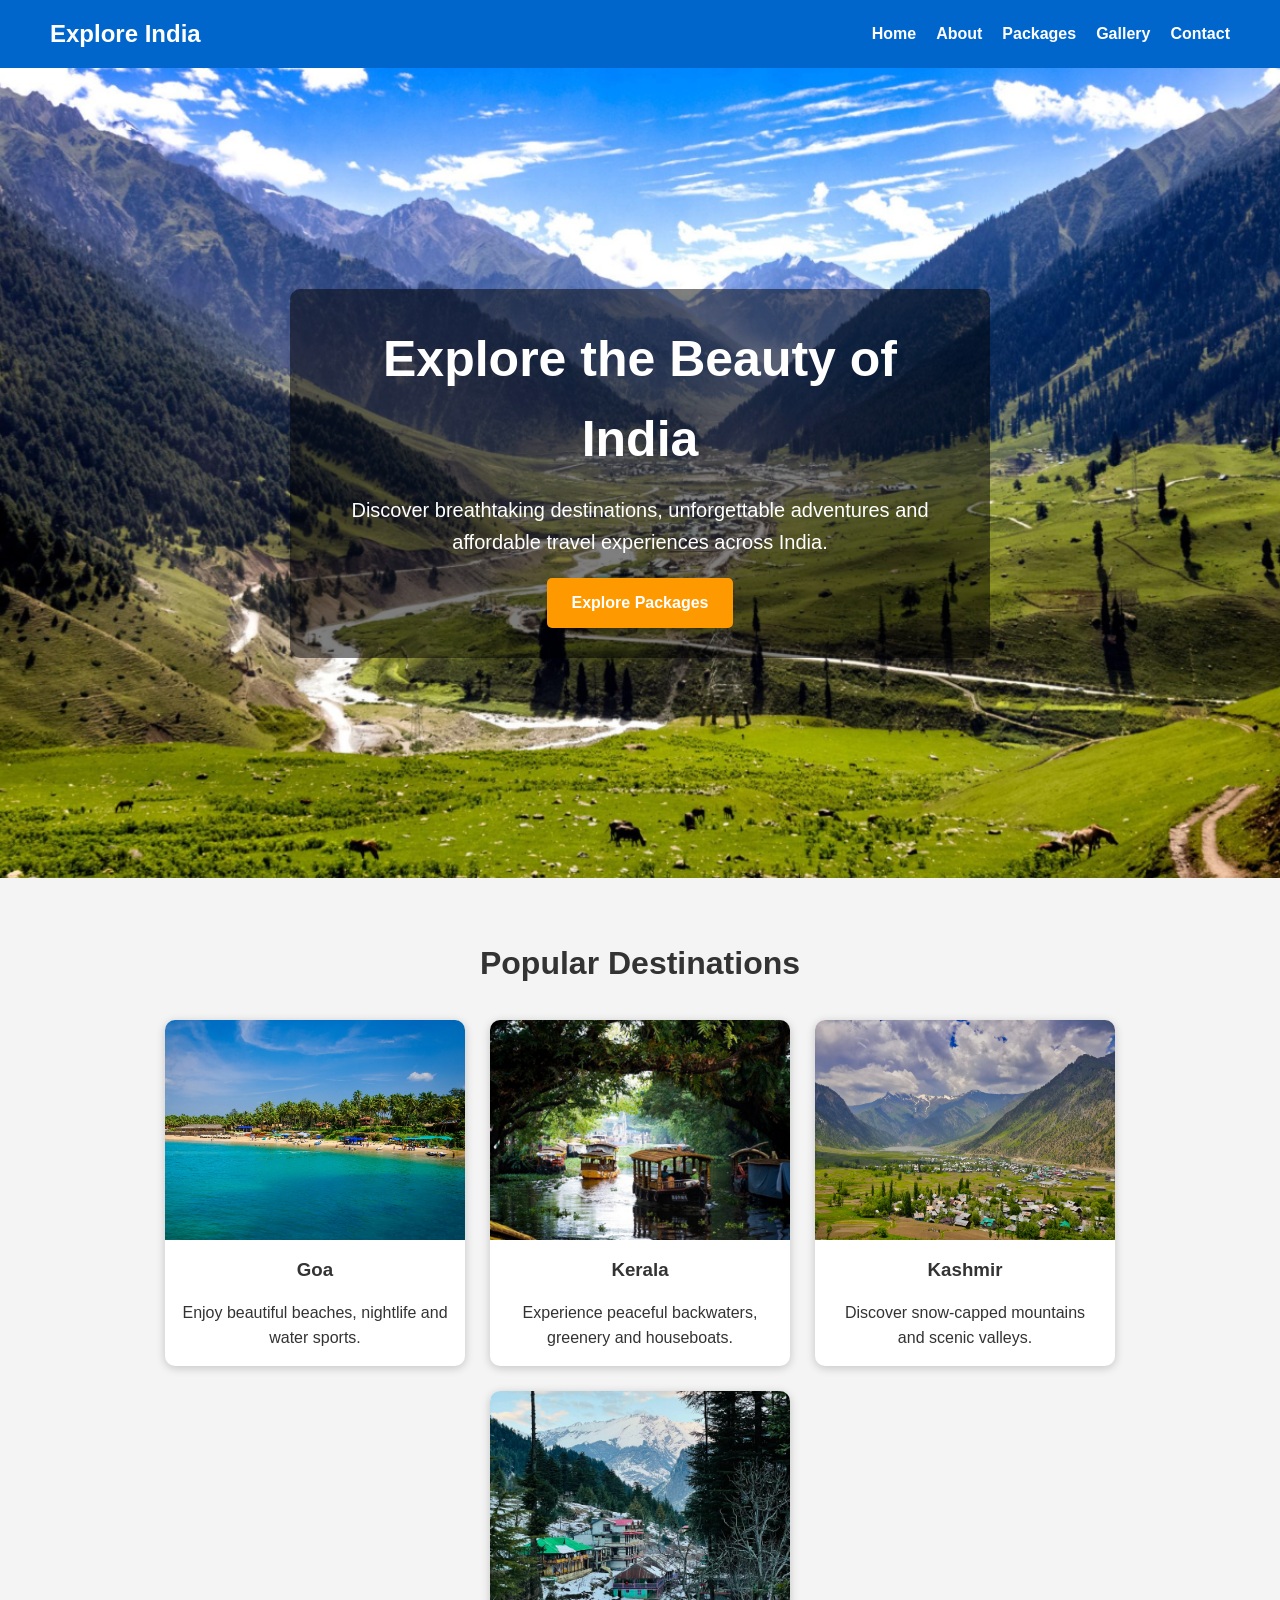
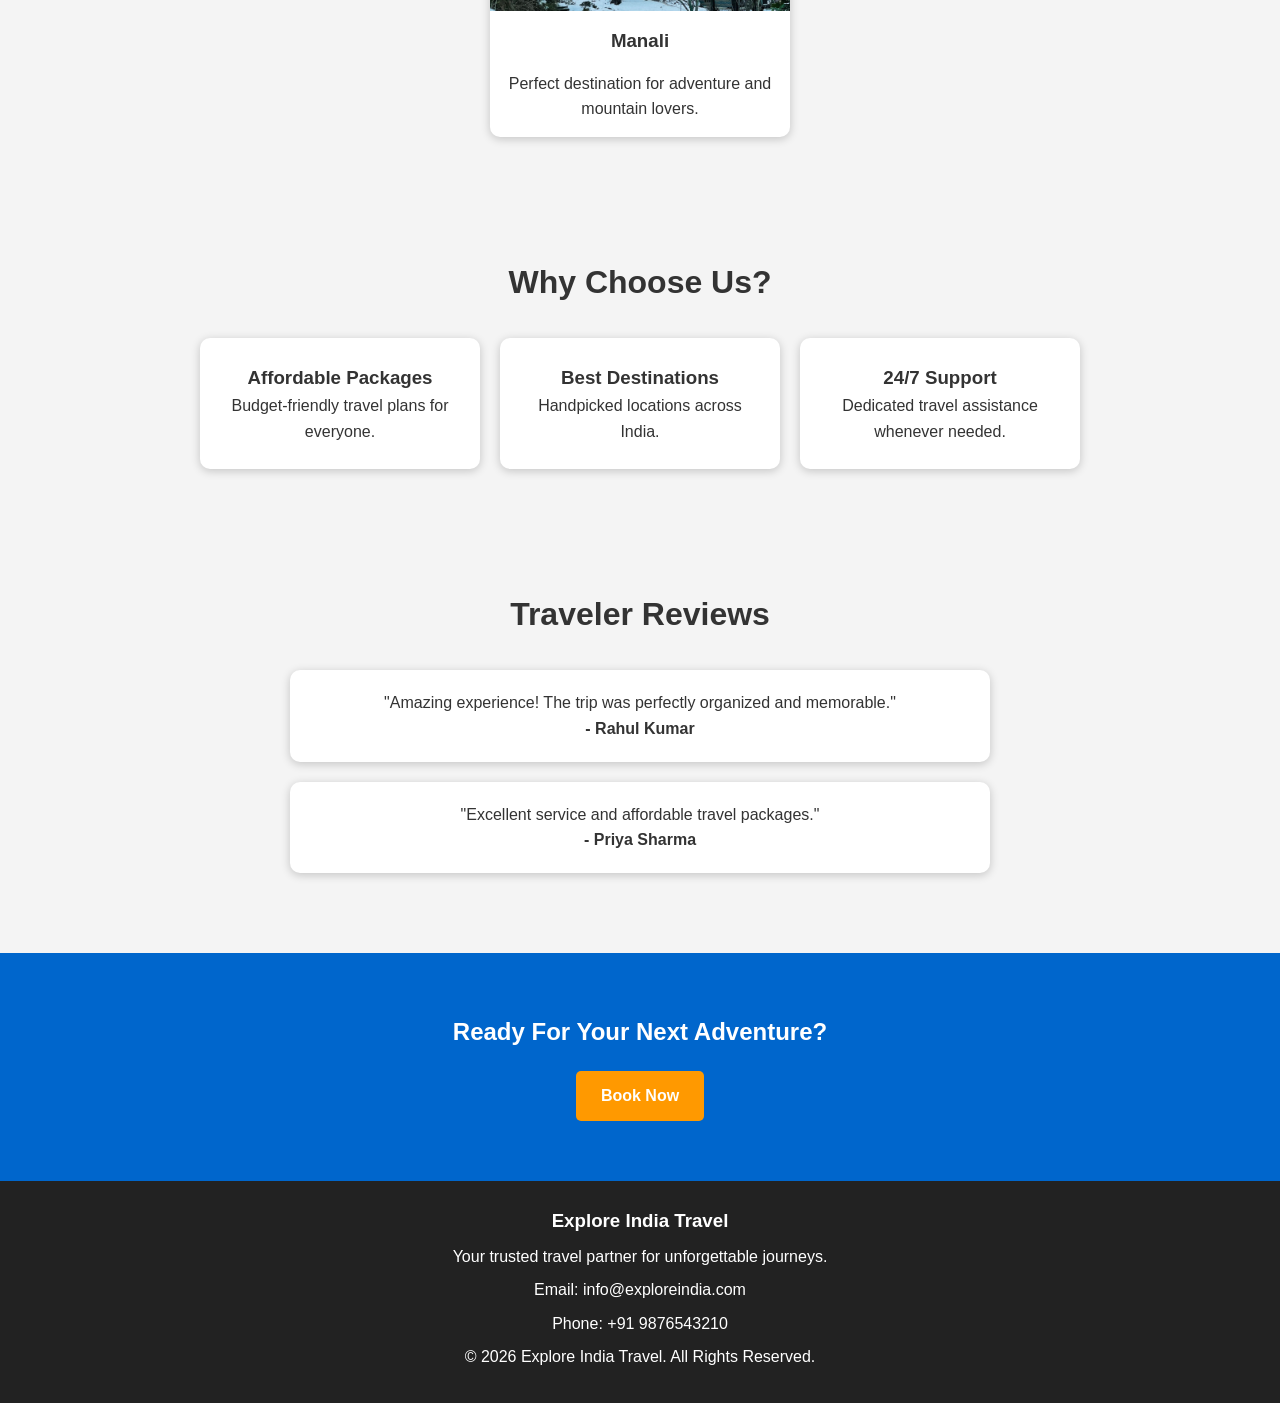
<file: index.html>
<!DOCTYPE html>
<html lang="en">

<head>

    <meta charset="UTF-8">

    <meta name="viewport"
        content="width=device-width, initial-scale=1.0">

    <title>Explore India Travel | Discover Amazing Destinations</title>

    <meta name="description"
        content="Explore India Travel offers affordable tour packages, exciting destinations, and unforgettable travel experiences across India.">

    <meta name="keywords"
        content="travel, tourism, India travel, Goa, Kerala, Kashmir, Manali, tour packages">

    <link rel="stylesheet"
        href="css/style.css">

</head>

<body>

    <!-- Navigation -->

    <nav class="navbar">

        <div class="logo">
            <h2>Explore India</h2>
        </div>

        <ul class="nav-links">

            <li>
                <a href="index.html">Home</a>
            </li>

            <li>
                <a href="about.html">About</a>
            </li>

            <li>
                <a href="packages.html">Packages</a>
            </li>

            <li>
                <a href="gallery.html">Gallery</a>
            </li>

            <li>
                <a href="contact.html">Contact</a>
            </li>

        </ul>

    </nav>

    <!-- Hero Section -->

    <section class="hero">

        <div class="hero-content">

            <h1>Explore the Beauty of India</h1>

            <p>
                Discover breathtaking destinations,
                unforgettable adventures and affordable
                travel experiences across India.
            </p>

            <a href="packages.html"
                class="btn">
                Explore Packages
            </a>

        </div>

    </section>

    <!-- Popular Destinations -->

    <section class="destinations">

        <h2 class="section-title">
            Popular Destinations
        </h2>

        <div class="destination-container">

            <div class="destination-card">

                <img src="images/goa.jpg"
                    alt="Goa Beach">

                <h3>Goa</h3>

                <p>
                    Enjoy beautiful beaches,
                    nightlife and water sports.
                </p>

            </div>

            <div class="destination-card">

                <img src="images/kerala.jpg"
                    alt="Kerala Backwaters">

                <h3>Kerala</h3>

                <p>
                    Experience peaceful backwaters,
                    greenery and houseboats.
                </p>

            </div>

            <div class="destination-card">

                <img src="images/kashmir.jpg"
                    alt="Kashmir Valley">

                <h3>Kashmir</h3>

                <p>
                    Discover snow-capped mountains
                    and scenic valleys.
                </p>

            </div>

            <div class="destination-card">

                <img src="images/manali.jpg"
                    alt="Manali Hills">

                <h3>Manali</h3>

                <p>
                    Perfect destination for adventure
                    and mountain lovers.
                </p>

            </div>

        </div>

    </section>

    <!-- Why Choose Us -->

    <section class="features">

        <h2 class="section-title">
            Why Choose Us?
        </h2>

        <div class="feature-container">

            <div class="feature-box">

                <h3>Affordable Packages</h3>

                <p>
                    Budget-friendly travel plans
                    for everyone.
                </p>

            </div>

            <div class="feature-box">

                <h3>Best Destinations</h3>

                <p>
                    Handpicked locations across India.
                </p>

            </div>

            <div class="feature-box">

                <h3>24/7 Support</h3>

                <p>
                    Dedicated travel assistance
                    whenever needed.
                </p>

            </div>

        </div>

    </section>

    <!-- Testimonials -->

    <section class="testimonials">

        <h2 class="section-title">
            Traveler Reviews
        </h2>

        <div class="testimonial-card">

            <p>
                "Amazing experience! The trip was
                perfectly organized and memorable."
            </p>

            <h4>- Rahul Kumar</h4>

        </div>

        <div class="testimonial-card">

            <p>
                "Excellent service and affordable
                travel packages."
            </p>

            <h4>- Priya Sharma</h4>

        </div>

    </section>

    <!-- Call To Action -->

    <section class="cta">

        <h2>
            Ready For Your Next Adventure?
        </h2>

        <a href="contact.html"
            class="btn">
            Book Now
        </a>

    </section>

    <!-- Footer -->

    <footer>

        <h3>Explore India Travel</h3>

        <p>
            Your trusted travel partner for
            unforgettable journeys.
        </p>

        <p>
            Email: info@exploreindia.com
        </p>

        <p>
            Phone: +91 9876543210
        </p>

        <p>
            © 2026 Explore India Travel.
            All Rights Reserved.
        </p>

    </footer>

    <script src="js/script.js"></script>

</body>

</html>
</file>
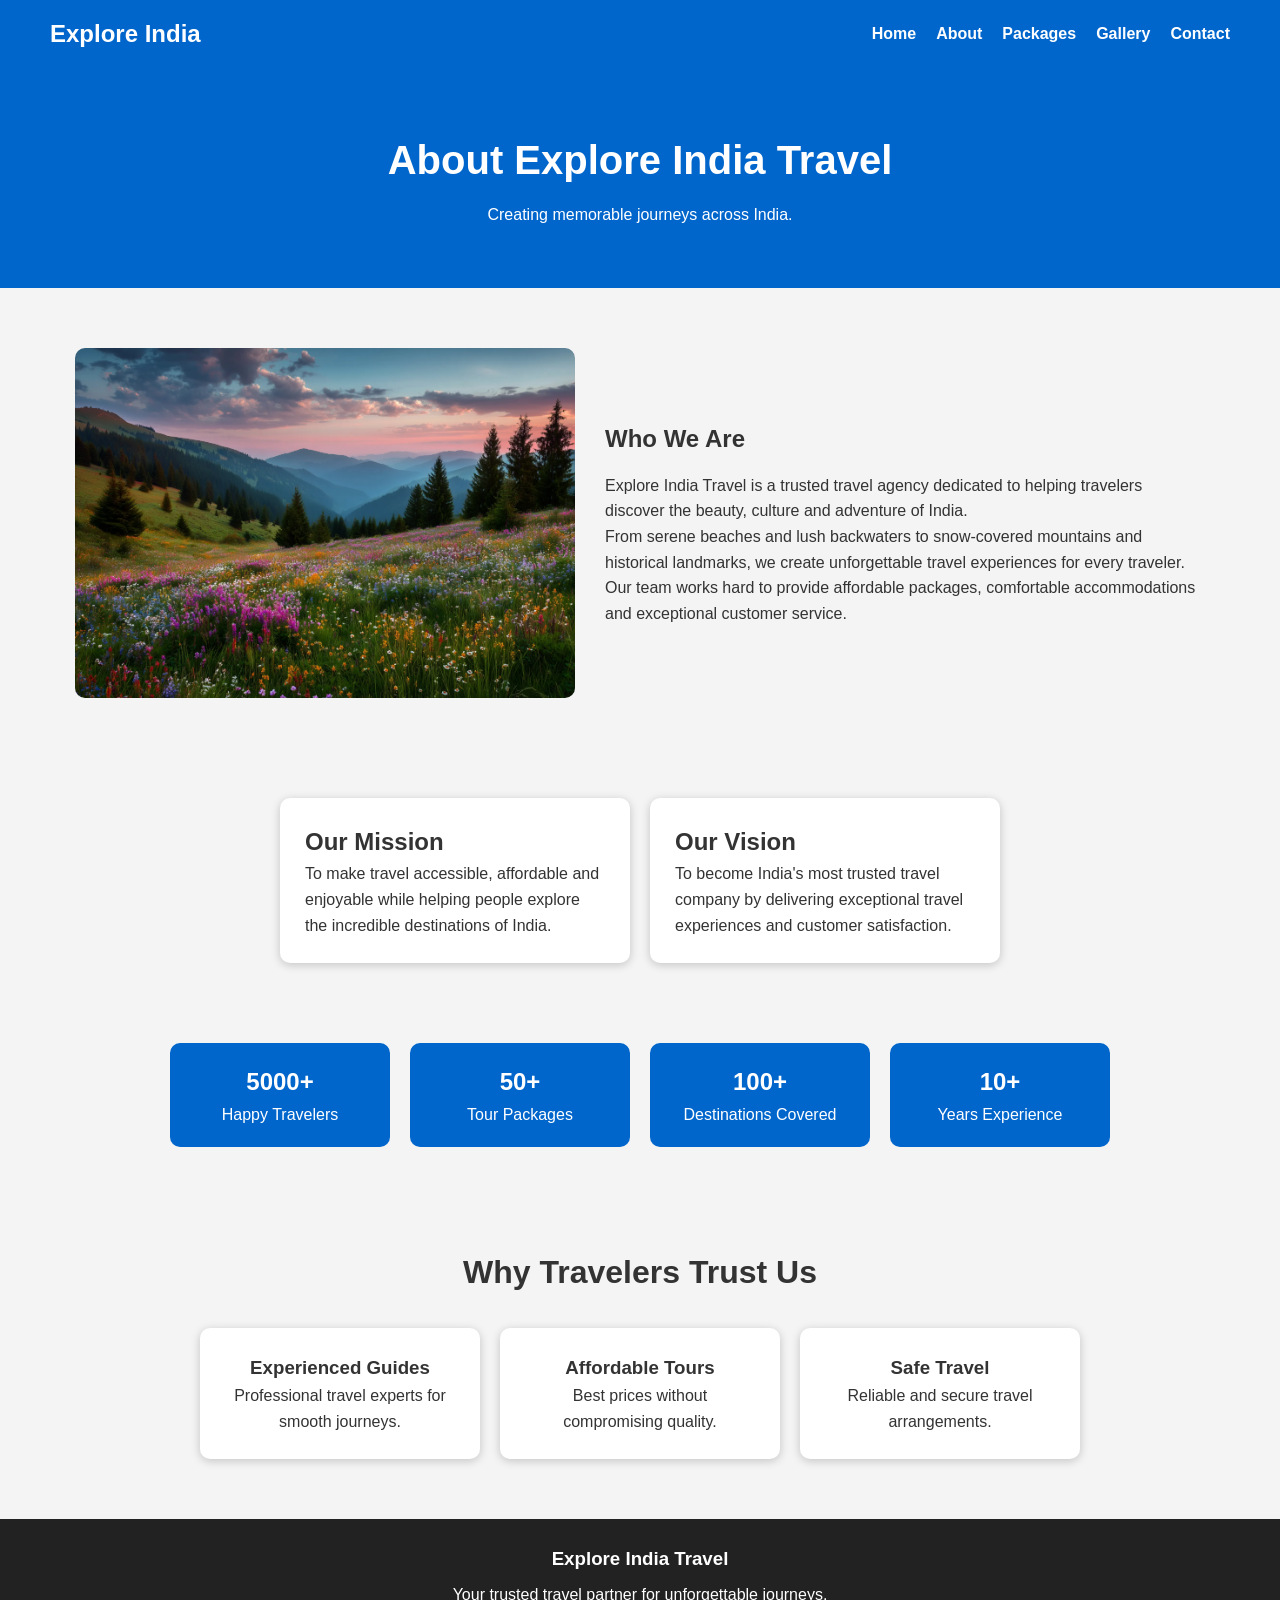
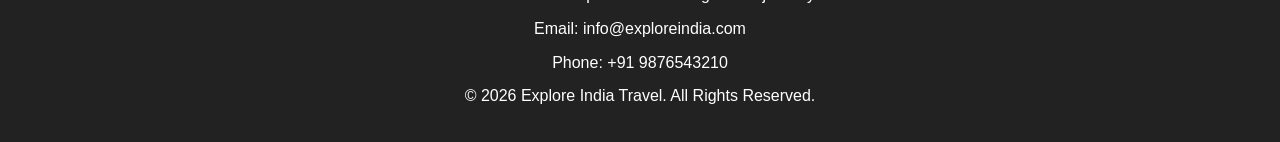
<file: about.html>
<!DOCTYPE html>
<html lang="en">

<head>

    <meta charset="UTF-8">

    <meta name="viewport"
        content="width=device-width, initial-scale=1.0">

    <title>About Us | Explore India Travel</title>

    <meta name="description"
        content="Learn about Explore India Travel, our mission, vision and commitment to creating unforgettable travel experiences.">

    <meta name="keywords"
        content="about travel company, India tourism, travel agency, tour operators">

    <link rel="stylesheet"
        href="css/style.css">

</head>

<body>

    <!-- Navigation -->

    <nav class="navbar">

        <div class="logo">
            <h2>Explore India</h2>
        </div>

        <ul class="nav-links">

            <li><a href="index.html">Home</a></li>

            <li><a href="about.html">About</a></li>

            <li><a href="packages.html">Packages</a></li>

            <li><a href="gallery.html">Gallery</a></li>

            <li><a href="contact.html">Contact</a></li>

        </ul>

    </nav>

    <!-- Page Banner -->

    <section class="page-banner">

        <h1>About Explore India Travel</h1>

        <p>
            Creating memorable journeys across India.
        </p>

    </section>

    <!-- About Section -->

    <section class="about-section">

        <div class="about-image">

            <img src="images/mountains.jpg"
                alt="Indian Mountains">

        </div>

        <div class="about-content">

            <h2>Who We Are</h2>

            <p>
                Explore India Travel is a trusted travel
                agency dedicated to helping travelers
                discover the beauty, culture and adventure
                of India.
            </p>

            <p>
                From serene beaches and lush backwaters
                to snow-covered mountains and historical
                landmarks, we create unforgettable travel
                experiences for every traveler.
            </p>

            <p>
                Our team works hard to provide affordable
                packages, comfortable accommodations and
                exceptional customer service.
            </p>

        </div>

    </section>

    <!-- Mission & Vision -->

    <section class="mission-vision">

        <div class="info-card">

            <h2>Our Mission</h2>

            <p>
                To make travel accessible, affordable and
                enjoyable while helping people explore
                the incredible destinations of India.
            </p>

        </div>

        <div class="info-card">

            <h2>Our Vision</h2>

            <p>
                To become India's most trusted travel
                company by delivering exceptional travel
                experiences and customer satisfaction.
            </p>

        </div>

    </section>

    <!-- Statistics -->

    <section class="stats">

        <div class="stat-box">

            <h2>5000+</h2>

            <p>Happy Travelers</p>

        </div>

        <div class="stat-box">

            <h2>50+</h2>

            <p>Tour Packages</p>

        </div>

        <div class="stat-box">

            <h2>100+</h2>

            <p>Destinations Covered</p>

        </div>

        <div class="stat-box">

            <h2>10+</h2>

            <p>Years Experience</p>

        </div>

    </section>

    <!-- Why Choose Us -->

    <section class="features">

        <h2 class="section-title">

            Why Travelers Trust Us

        </h2>

        <div class="feature-container">

            <div class="feature-box">

                <h3>Experienced Guides</h3>

                <p>
                    Professional travel experts for
                    smooth journeys.
                </p>

            </div>

            <div class="feature-box">

                <h3>Affordable Tours</h3>

                <p>
                    Best prices without compromising
                    quality.
                </p>

            </div>

            <div class="feature-box">

                <h3>Safe Travel</h3>

                <p>
                    Reliable and secure travel
                    arrangements.
                </p>

            </div>

        </div>

    </section>

    <!-- Footer -->

    <footer>

        <h3>Explore India Travel</h3>

        <p>
            Your trusted travel partner for
            unforgettable journeys.
        </p>

        <p>
            Email: info@exploreindia.com
        </p>

        <p>
            Phone: +91 9876543210
        </p>

        <p>
            © 2026 Explore India Travel.
            All Rights Reserved.
        </p>

    </footer>

    <script src="js/script.js"></script>

</body>

</html>
</file>
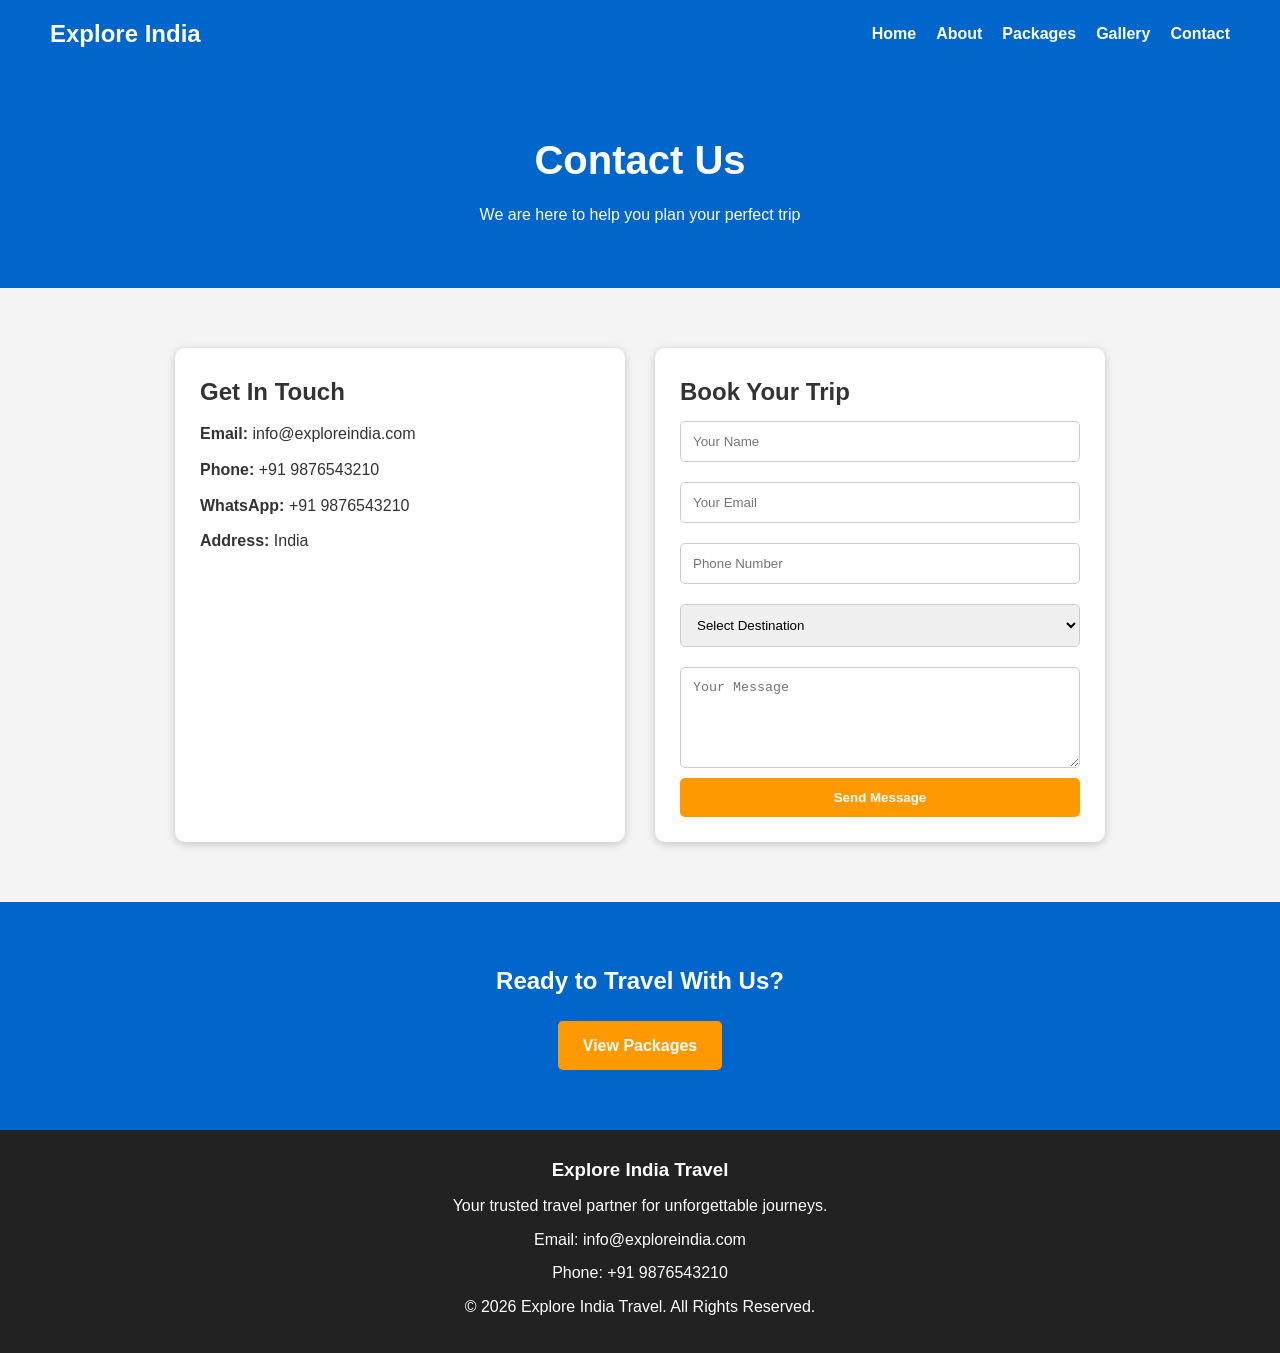
<file: contact.html>
<!DOCTYPE html>
<html lang="en">

<head>
    <meta charset="UTF-8">
    <meta name="viewport" content="width=device-width, initial-scale=1.0">

    <title>Contact | Explore India Travel</title>

    <link rel="stylesheet" href="css/style.css">
</head>

<body>

    <!-- Navigation -->
    <nav class="navbar">

        <div class="logo">
            <h2>Explore India</h2>
        </div>

        <ul class="nav-links">
            <li><a href="index.html">Home</a></li>
            <li><a href="about.html">About</a></li>
            <li><a href="packages.html">Packages</a></li>
            <li><a href="gallery.html">Gallery</a></li>
            <li><a href="contact.html">Contact</a></li>
        </ul>

    </nav>

    <!-- Page Banner -->
    <section class="page-banner">
        <h1>Contact Us</h1>
        <p>We are here to help you plan your perfect trip</p>
    </section>

    <!-- CONTACT SECTION (FIXED) -->
    <section class="contact-section">

        <!-- Contact Info -->
        <div class="contact-info">

            <h2>Get In Touch</h2>

            <p><strong>Email:</strong> info@exploreindia.com</p>
            <p><strong>Phone:</strong> +91 9876543210</p>
            <p><strong>WhatsApp:</strong> +91 9876543210</p>
            <p><strong>Address:</strong> India</p>

        </div>

        <!-- Contact Form -->
        <div class="booking-form">

            <h2>Book Your Trip</h2>

            <form>

                <input type="text" placeholder="Your Name" required>
                <input type="email" placeholder="Your Email" required>
                <input type="tel" placeholder="Phone Number">

                <select required>
                    <option value="">Select Destination</option>
                    <option>Goa</option>
                    <option>Kerala</option>
                    <option>Kashmir</option>
                    <option>Manali</option>
                </select>

                <textarea rows="5" placeholder="Your Message"></textarea>

                <button class="btn" type="submit">Send Message</button>

            </form>

        </div>

    </section>

    <!-- CTA -->
    <section class="cta">
        <h2>Ready to Travel With Us?</h2>
        <a href="packages.html" class="btn">View Packages</a>
    </section>

    <!-- Footer -->
    <footer>
        <h3>Explore India Travel</h3>
        <p>Your trusted travel partner for unforgettable journeys.</p>
        <p>Email: info@exploreindia.com</p>
        <p>Phone: +91 9876543210</p>
        <p>© 2026 Explore India Travel. All Rights Reserved.</p>
    </footer>

</body>

</html>
</file>
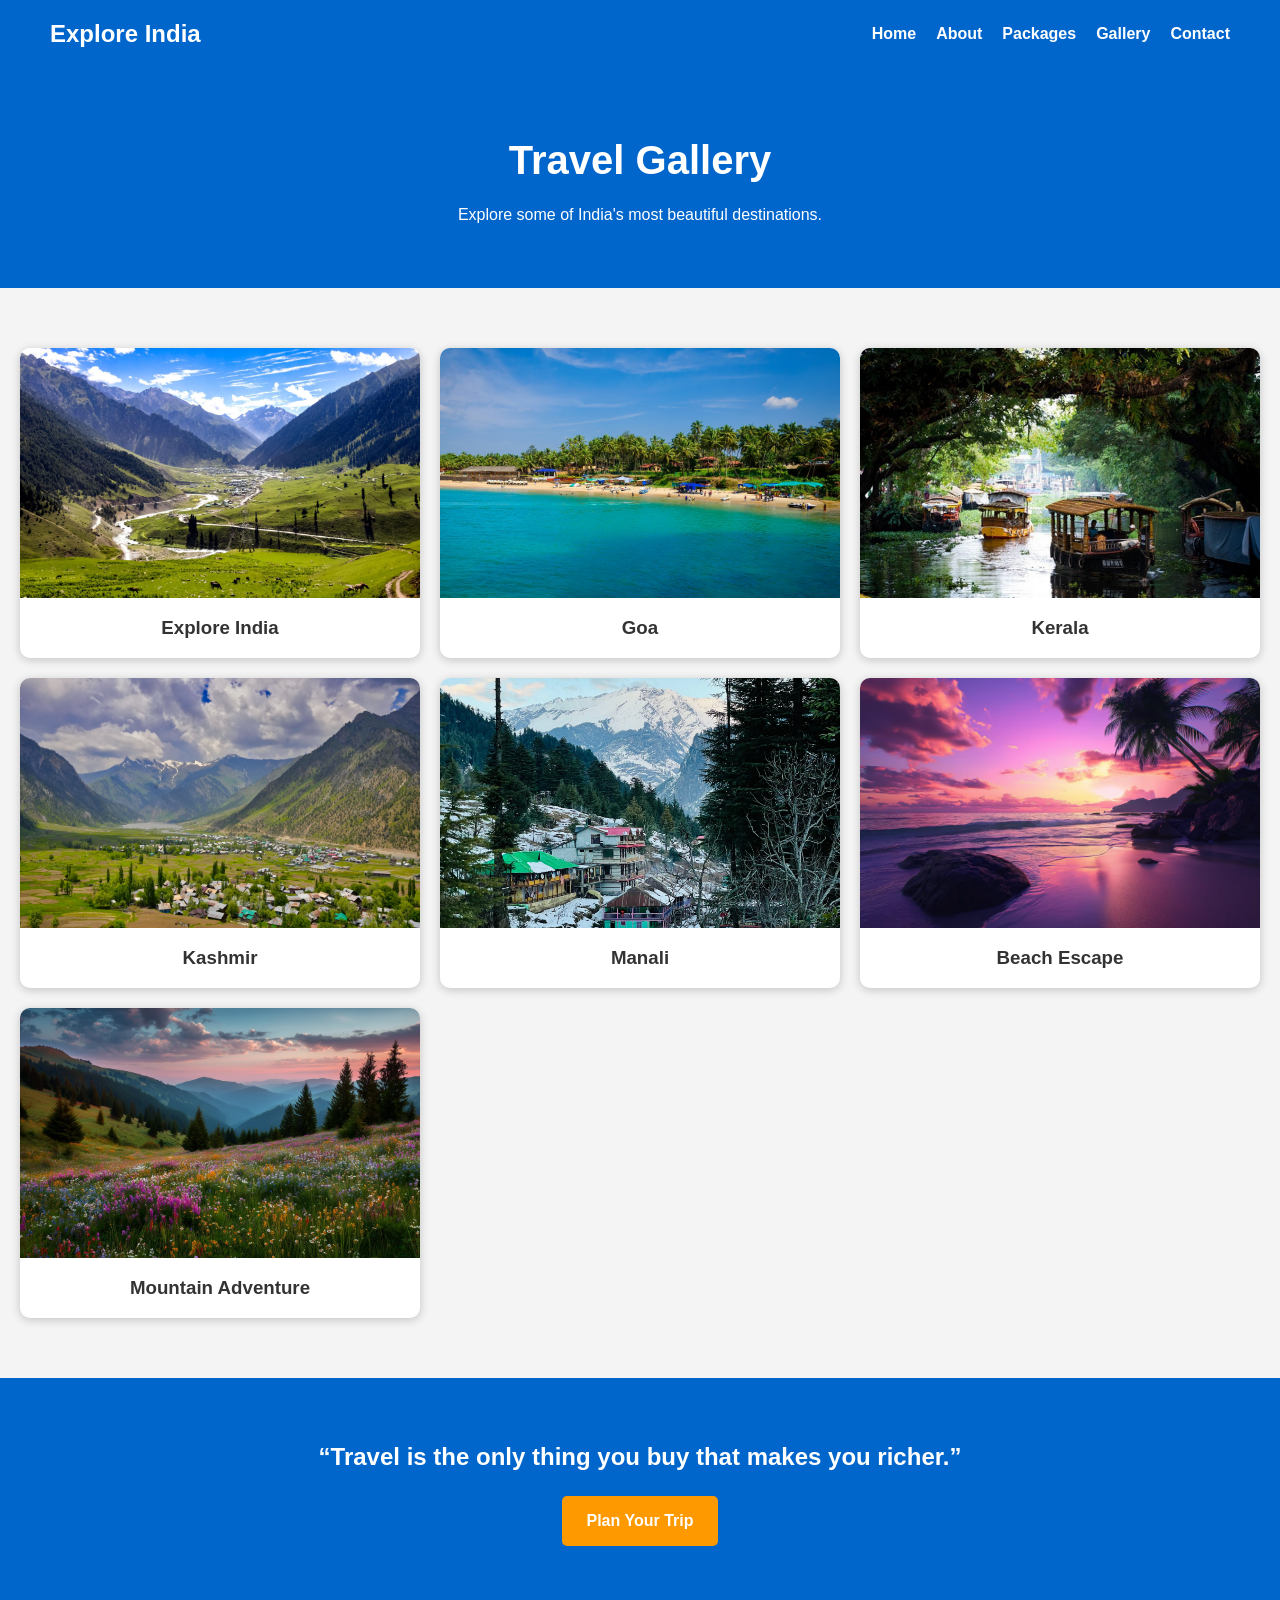
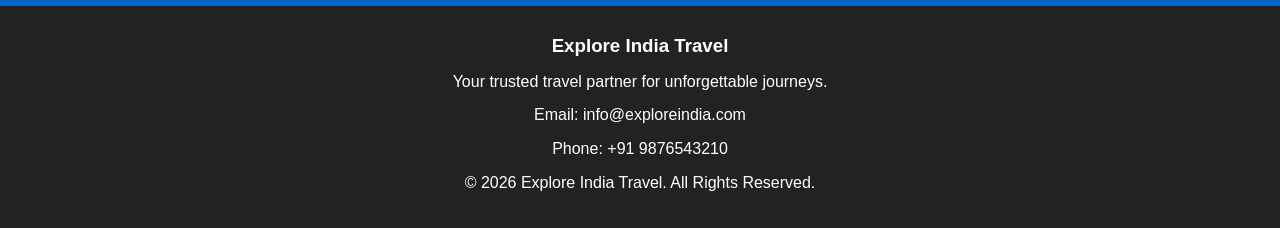
<file: gallery.html>
<!DOCTYPE html>
<html lang="en">

<head>

    <meta charset="UTF-8">

    <meta name="viewport"
        content="width=device-width, initial-scale=1.0">

    <title>Gallery | Explore India Travel</title>

    <meta name="description"
        content="View beautiful travel destinations across India including Goa, Kerala, Kashmir and Manali.">

    <meta name="keywords"
        content="travel gallery, India tourism, Goa, Kerala, Kashmir, Manali">

    <link rel="stylesheet"
        href="css/style.css">

</head>

<body>

    <!-- Navigation -->

    <nav class="navbar">

        <div class="logo">
            <h2>Explore India</h2>
        </div>

        <ul class="nav-links">

            <li><a href="index.html">Home</a></li>

            <li><a href="about.html">About</a></li>

            <li><a href="packages.html">Packages</a></li>

            <li><a href="gallery.html">Gallery</a></li>

            <li><a href="contact.html">Contact</a></li>

        </ul>

    </nav>

    <!-- Page Banner -->

    <section class="page-banner">

        <h1>Travel Gallery</h1>

        <p>
            Explore some of India's most beautiful destinations.
        </p>

    </section>

    <!-- Gallery Section -->

    <section class="gallery-section">

        <div class="gallery-container">

            <div class="gallery-card">

                <img src="images/hero-banner.jpg"
                    alt="Explore India Banner">

                <h3>Explore India</h3>

            </div>

            <div class="gallery-card">

                <img src="images/goa.jpg"
                    alt="Goa Beach">

                <h3>Goa</h3>

            </div>

            <div class="gallery-card">

                <img src="images/kerala.jpg"
                    alt="Kerala Backwaters">

                <h3>Kerala</h3>

            </div>

            <div class="gallery-card">

                <img src="images/kashmir.jpg"
                    alt="Kashmir Valley">

                <h3>Kashmir</h3>

            </div>

            <div class="gallery-card">

                <img src="images/manali.jpg"
                    alt="Manali Mountains">

                <h3>Manali</h3>

            </div>

            <div class="gallery-card">

                <img src="images/beach.jpg"
                    alt="Beach Destination">

                <h3>Beach Escape</h3>

            </div>

            <div class="gallery-card">

                <img src="images/mountains.jpg"
                    alt="Mountain Adventure">

                <h3>Mountain Adventure</h3>

            </div>

        </div>

    </section>

    <!-- Travel Quote -->

    <section class="cta">

        <h2>
            “Travel is the only thing you buy that makes you richer.”
        </h2>

        <a href="contact.html"
            class="btn">
            Plan Your Trip
        </a>

    </section>

    <!-- Footer -->

    <footer>

        <h3>Explore India Travel</h3>

        <p>
            Your trusted travel partner for unforgettable journeys.
        </p>

        <p>
            Email: info@exploreindia.com
        </p>

        <p>
            Phone: +91 9876543210
        </p>

        <p>
            © 2026 Explore India Travel.
            All Rights Reserved.
        </p>

    </footer>

    <script src="js/script.js"></script>

</body>

</html>
</file>
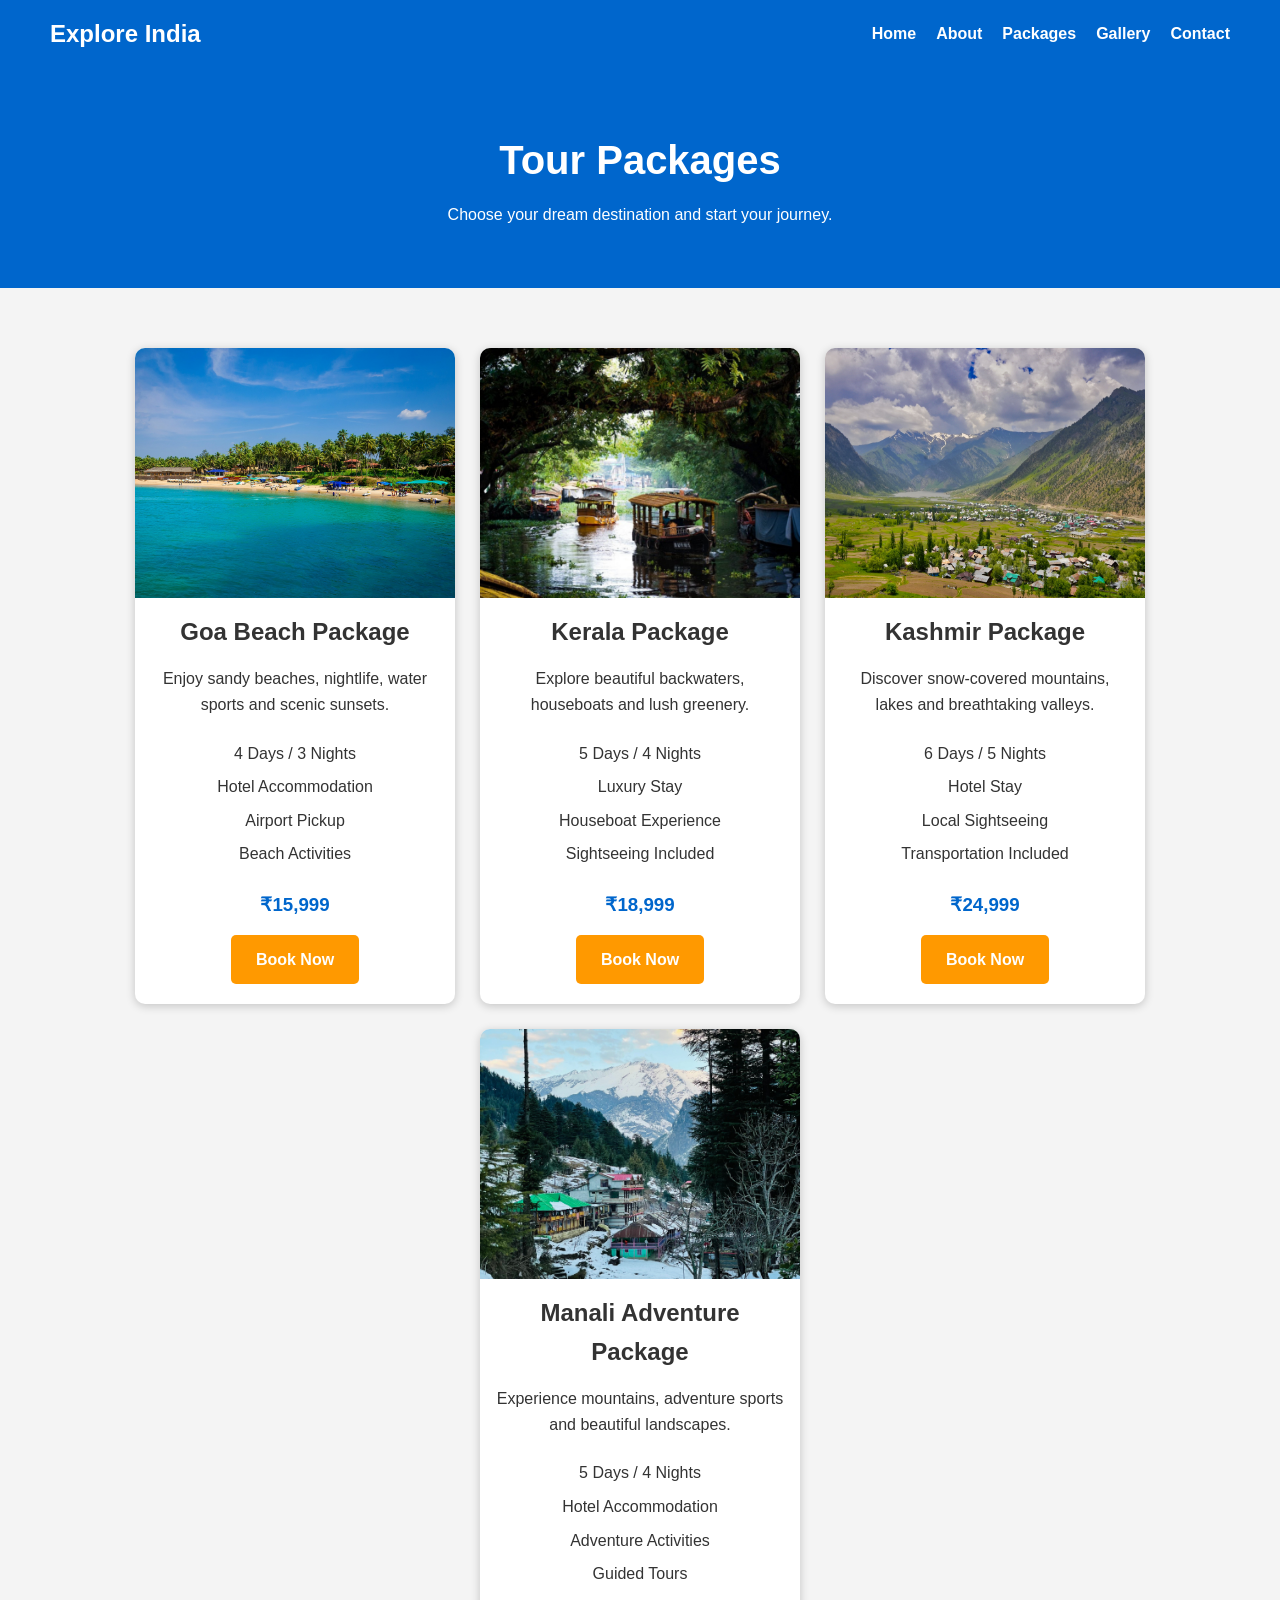
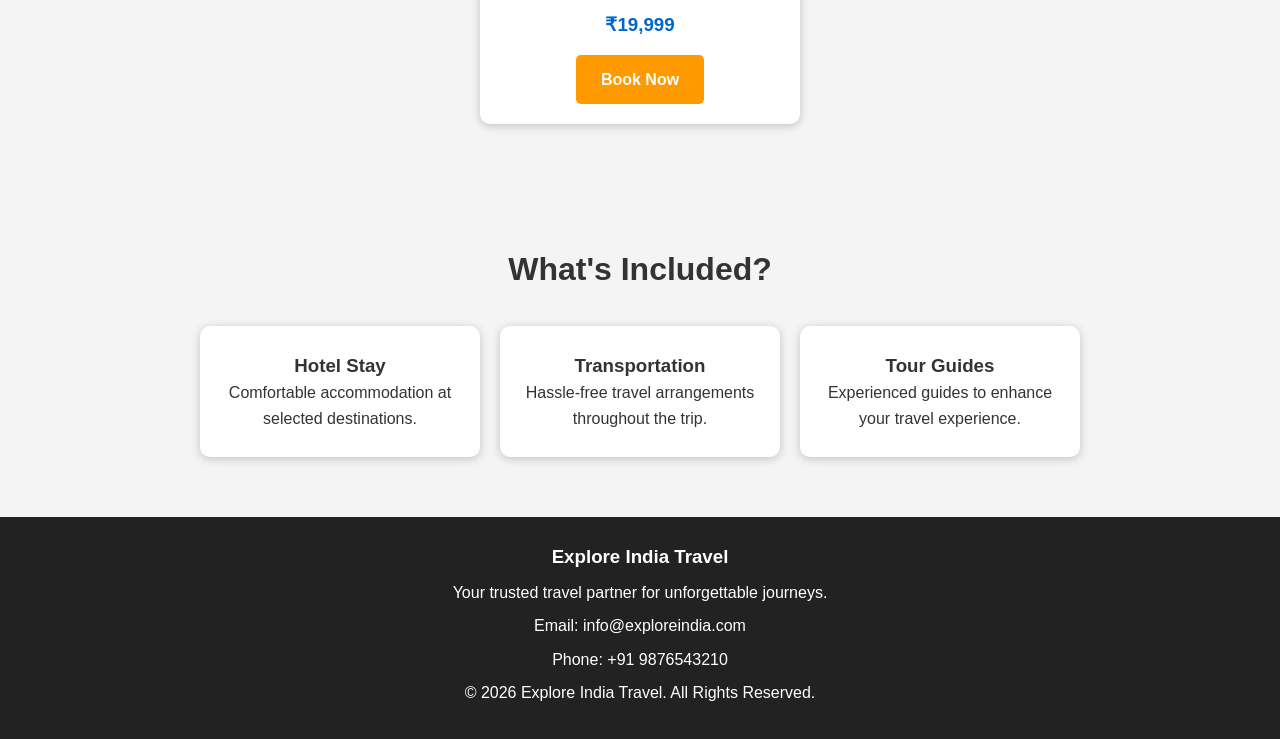
<file: packages.html>
<!DOCTYPE html>
<html lang="en">

<head>

    <meta charset="UTF-8">

    <meta name="viewport"
        content="width=device-width, initial-scale=1.0">

    <title>Tour Packages | Explore India Travel</title>

    <meta name="description"
        content="Explore affordable tour packages to Goa, Kerala, Kashmir and Manali with Explore India Travel.">

    <meta name="keywords"
        content="tour packages, Goa tour, Kerala package, Kashmir trip, Manali vacation">

    <link rel="stylesheet"
        href="css/style.css">

</head>

<body>

    <!-- Navigation -->

    <nav class="navbar">

        <div class="logo">
            <h2>Explore India</h2>
        </div>

        <ul class="nav-links">

            <li><a href="index.html">Home</a></li>

            <li><a href="about.html">About</a></li>

            <li><a href="packages.html">Packages</a></li>

            <li><a href="gallery.html">Gallery</a></li>

            <li><a href="contact.html">Contact</a></li>

        </ul>

    </nav>

    <!-- Page Banner -->

    <section class="page-banner">

        <h1>Tour Packages</h1>

        <p>
            Choose your dream destination and start your journey.
        </p>

    </section>

    <!-- Packages Section -->

    <section class="packages-section">

        <div class="package-container">

            <!-- Goa -->

            <div class="package-card">

                <img src="images/goa.jpg"
                    alt="Goa Beach">

                <h2>Goa Beach Package</h2>

                <p>
                    Enjoy sandy beaches, nightlife,
                    water sports and scenic sunsets.
                </p>

                <ul>

                    <li>4 Days / 3 Nights</li>

                    <li>Hotel Accommodation</li>

                    <li>Airport Pickup</li>

                    <li>Beach Activities</li>

                </ul>

                <h3>₹15,999</h3>

                <a href="contact.html"
                    class="btn">
                    Book Now
                </a>

            </div>

            <!-- Kerala -->

            <div class="package-card">

                <img src="images/kerala.jpg"
                    alt="Kerala Backwaters">

                <h2>Kerala Package</h2>

                <p>
                    Explore beautiful backwaters,
                    houseboats and lush greenery.
                </p>

                <ul>

                    <li>5 Days / 4 Nights</li>

                    <li>Luxury Stay</li>

                    <li>Houseboat Experience</li>

                    <li>Sightseeing Included</li>

                </ul>

                <h3>₹18,999</h3>

                <a href="contact.html"
                    class="btn">
                    Book Now
                </a>

            </div>

            <!-- Kashmir -->

            <div class="package-card">

                <img src="images/kashmir.jpg"
                    alt="Kashmir Valley">

                <h2>Kashmir Package</h2>

                <p>
                    Discover snow-covered mountains,
                    lakes and breathtaking valleys.
                </p>

                <ul>

                    <li>6 Days / 5 Nights</li>

                    <li>Hotel Stay</li>

                    <li>Local Sightseeing</li>

                    <li>Transportation Included</li>

                </ul>

                <h3>₹24,999</h3>

                <a href="contact.html"
                    class="btn">
                    Book Now
                </a>

            </div>

            <!-- Manali -->

            <div class="package-card">

                <img src="images/manali.jpg"
                    alt="Manali Hills">

                <h2>Manali Adventure Package</h2>

                <p>
                    Experience mountains, adventure
                    sports and beautiful landscapes.
                </p>

                <ul>

                    <li>5 Days / 4 Nights</li>

                    <li>Hotel Accommodation</li>

                    <li>Adventure Activities</li>

                    <li>Guided Tours</li>

                </ul>

                <h3>₹19,999</h3>

                <a href="contact.html"
                    class="btn">
                    Book Now
                </a>

            </div>

        </div>

    </section>

    <!-- Package Benefits -->

    <section class="features">

        <h2 class="section-title">

            What's Included?

        </h2>

        <div class="feature-container">

            <div class="feature-box">

                <h3>Hotel Stay</h3>

                <p>
                    Comfortable accommodation at
                    selected destinations.
                </p>

            </div>

            <div class="feature-box">

                <h3>Transportation</h3>

                <p>
                    Hassle-free travel arrangements
                    throughout the trip.
                </p>

            </div>

            <div class="feature-box">

                <h3>Tour Guides</h3>

                <p>
                    Experienced guides to enhance
                    your travel experience.
                </p>

            </div>

        </div>

    </section>

    <!-- Footer -->

    <footer>

        <h3>Explore India Travel</h3>

        <p>
            Your trusted travel partner for
            unforgettable journeys.
        </p>

        <p>
            Email: info@exploreindia.com
        </p>

        <p>
            Phone: +91 9876543210
        </p>

        <p>
            © 2026 Explore India Travel.
            All Rights Reserved.
        </p>

    </footer>

    <script src="js/script.js"></script>

</body>

</html>
</file>
<file: css/style.css>
/* =========================
   RESET
========================= */

*{
    margin:0;
    padding:0;
    box-sizing:border-box;
}

body{
    font-family:Arial, sans-serif;
    background:#f4f4f4;
    color:#333;
    line-height:1.6;
}

img{
    width:100%;
    display:block;
}

/* =========================
   NAVBAR
========================= */

.navbar{
    background:#0066cc;
    color:white;
    display:flex;
    justify-content:space-between;
    align-items:center;
    padding:15px 50px;
}

.logo h2{
    color:white;
}

.nav-links{
    list-style:none;
    display:flex;
}

.nav-links li{
    margin-left:20px;
}

.nav-links a{
    text-decoration:none;
    color:white;
    font-weight:bold;
    transition:0.3s;
}

.nav-links a:hover{
    color:#ffcc00;
}

/* =========================
   HERO SECTION
========================= */

.hero{
    background:url("../images/hero-banner.jpg");
    background-size:cover;
    background-position:center;
    height:90vh;

    display:flex;
    justify-content:center;
    align-items:center;
    text-align:center;
}

.hero-content{
    background:rgba(0,0,0,0.5);
    color:white;
    padding:30px;
    border-radius:10px;
    max-width:700px;
}

.hero-content h1{
    font-size:50px;
    margin-bottom:15px;
}

.hero-content p{
    font-size:20px;
    margin-bottom:20px;
}

/* =========================
   BUTTON
========================= */

.btn{
    display:inline-block;
    background:#ff9900;
    color:white;
    text-decoration:none;
    padding:12px 25px;
    border-radius:5px;
    font-weight:bold;
    transition:0.3s;
}

.btn:hover{
    background:#e68a00;
}

/* =========================
   PAGE BANNER
========================= */

.page-banner{
    background:#0066cc;
    color:white;
    text-align:center;
    padding:60px 20px;
}

.page-banner h1{
    margin-bottom:10px;
    font-size:40px;
}

/* =========================
   SECTION TITLES
========================= */

.section-title{
    text-align:center;
    margin-bottom:30px;
    font-size:32px;
}

/* =========================
   DESTINATIONS
========================= */

.destinations{
    padding:60px 20px;
}

.destination-container{
    display:flex;
    flex-wrap:wrap;
    justify-content:center;
    gap:25px;
}

.destination-card{
    background:white;
    width:300px;
    border-radius:10px;
    overflow:hidden;
    box-shadow:0 2px 10px rgba(0,0,0,0.2);
    text-align:center;
}

.destination-card img{
    height:220px;
    object-fit:cover;
}

.destination-card h3{
    padding-top:15px;
}

.destination-card p{
    padding:15px;
}

/* =========================
   FEATURES
========================= */

.features{
    padding:60px 20px;
    text-align:center;
}

.feature-container{
    display:flex;
    flex-wrap:wrap;
    justify-content:center;
    gap:20px;
}

.feature-box{
    background:white;
    width:280px;
    padding:25px;
    border-radius:10px;
    box-shadow:0 2px 10px rgba(0,0,0,0.2);
}

/* =========================
   ABOUT SECTION
========================= */

.about-section{
    display:flex;
    flex-wrap:wrap;
    justify-content:center;
    align-items:center;
    gap:30px;
    padding:60px 20px;
}

.about-image img{
    width:500px;
    height:350px;
    object-fit:cover;
    border-radius:10px;
}

.about-content{
    max-width:600px;
}

.about-content h2{
    margin-bottom:15px;
}

/* =========================
   MISSION & VISION
========================= */

.mission-vision{
    display:flex;
    flex-wrap:wrap;
    justify-content:center;
    gap:20px;
    padding:40px 20px;
}

.info-card{
    background:white;
    width:350px;
    padding:25px;
    border-radius:10px;
    box-shadow:0 2px 10px rgba(0,0,0,0.2);
}

/* =========================
   STATS
========================= */

.stats{
    display:flex;
    flex-wrap:wrap;
    justify-content:center;
    gap:20px;
    padding:40px 20px;
}

.stat-box{
    background:#0066cc;
    color:white;
    width:220px;
    padding:20px;
    text-align:center;
    border-radius:10px;
}

/* =========================
   PACKAGES
========================= */

.packages-section{
    padding:60px 20px;
}

.package-container{
    display:flex;
    flex-wrap:wrap;
    justify-content:center;
    gap:25px;
}

.package-card{
    background:white;
    width:320px;
    border-radius:10px;
    overflow:hidden;
    box-shadow:0 2px 10px rgba(0,0,0,0.2);
    text-align:center;
    padding-bottom:20px;
}

.package-card img{
    height:250px;
    object-fit:cover;
}

.package-card h2{
    padding:15px 10px;
}

.package-card p{
    padding:0 15px 15px;
}

.package-card ul{
    list-style:none;
    padding:0 15px 15px;
}

.package-card ul li{
    margin:8px 0;
}

.package-card h3{
    color:#0066cc;
    margin-bottom:15px;
}

/* =========================
   TESTIMONIALS
========================= */

.testimonials{
    padding:60px 20px;
    text-align:center;
}

.testimonial-card{
    background:white;
    max-width:700px;
    margin:20px auto;
    padding:20px;
    border-radius:10px;
    box-shadow:0 2px 10px rgba(0,0,0,0.2);
}

/* =========================
   GALLERY
========================= */

.gallery-section{
    padding:60px 20px;
}

.gallery-container{
    display:grid;
    grid-template-columns:repeat(auto-fit,minmax(300px,1fr));
    gap:20px;
}

.gallery-card{
    background:white;
    border-radius:10px;
    overflow:hidden;
    text-align:center;
    box-shadow:0 2px 10px rgba(0,0,0,0.2);
}

.gallery-card img{
    height:250px;
    object-fit:cover;
}

.gallery-card h3{
    padding:15px;
}

/* =========================
   CONTACT
========================= */

/* =========================
   CONTACT (FIXED)
========================= */

.contact-section{
    display:flex;
    flex-wrap:wrap;
    justify-content:center;
    gap:30px;
    padding:60px 20px;
}

.contact-info,
.booking-form{
    background:white;
    width:100%;
    max-width:450px;
    padding:25px;
    border-radius:10px;
    box-shadow:0 2px 10px rgba(0,0,0,0.2);
}

.contact-info p{
    margin:10px 0;
}

.booking-form form{
    display:flex;
    flex-direction:column;
}

.booking-form input,
.booking-form select,
.booking-form textarea{
    padding:12px;
    margin:10px 0;
    border:1px solid #ccc;
    border-radius:5px;
}

.booking-form button{
    border:none;
    cursor:pointer;
}
 


/* =========================
   CTA
========================= */

.cta{
    background:#0066cc;
    color:white;
    text-align:center;
    padding:60px 20px;
}

.cta h2{
    margin-bottom:20px;
}

/* =========================
   FOOTER
========================= */

footer{
    background:#222;
    color:white;
    text-align:center;
    padding:25px;
}

footer p{
    margin:8px 0;
}

/* =========================
   RESPONSIVE
========================= */

@media(max-width:768px){

    .navbar{
        flex-direction:column;
        text-align:center;
    }

    .nav-links{
        flex-direction:column;
        margin-top:15px;
    }

    .nav-links li{
        margin:10px 0;
    }

    .hero-content h1{
        font-size:34px;
    }

    .hero-content p{
        font-size:18px;
    }

    .about-image img{
        width:100%;
        height:250px;
    }

    .destination-card,
    .package-card,
    .feature-box,
    .info-card,
    .contact-info,
    .booking-form{
        width:100%;
    }
}
</file>
